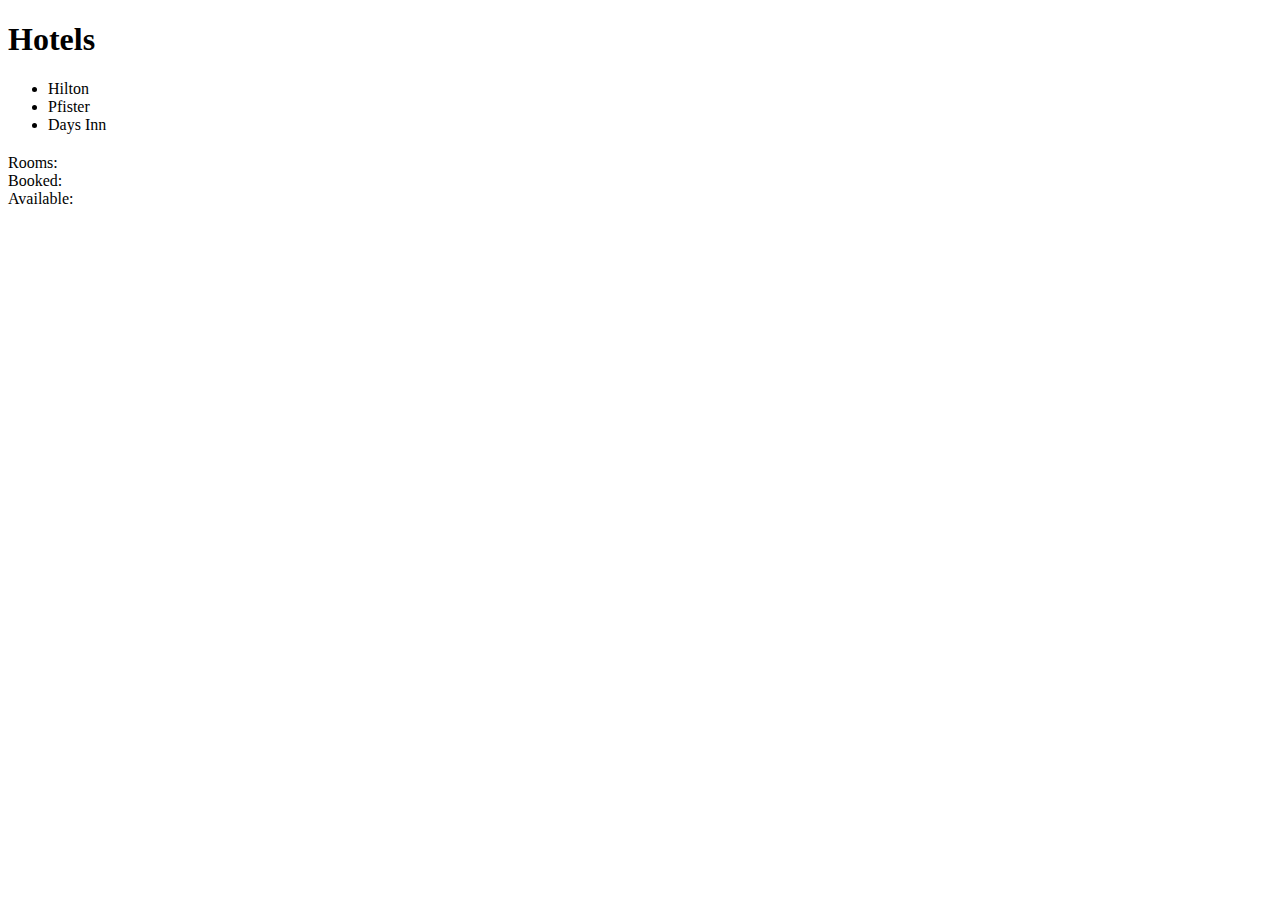
<file: assignment-5-concept-review/index.html>
<!DOCTYPE html>
<html>
  <head>
    <meta charset="utf-8">
    <title>Hotels</title>
  </head>
  <body>
    <main>
      <h1>Hotels</h1>
      <ul id="hotel-list">
        <li>Hilton</li>
        <li>Pfister</li>
        <li>Days Inn</li>
      </ul>
      <div id="hotel-details">
        <h2 id="name"></h2>
        <div>
          <span>Rooms: </span>
          <span id="rooms"></span>
        </div>
        <div>
          <span>Booked: </span>
          <span id="booked"></span>
        </div>
        <div>
          <span>Available: </span>
          <span id="available"></span>
        </div>
      </div>
    </main>
    <script src="js/scripts.js"></script>
  </body>
</html>
</file>
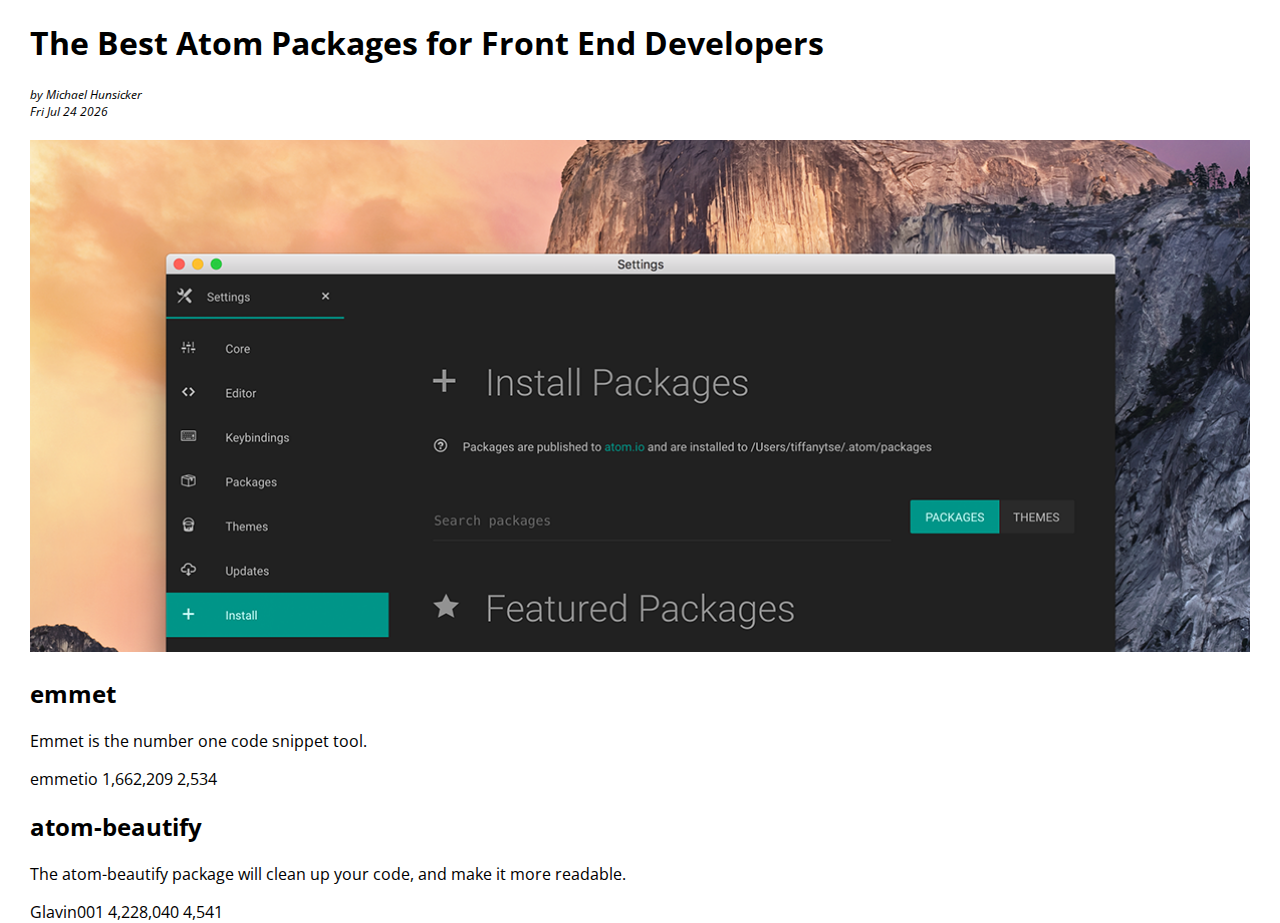
<file: assignment-5/index.html>
<!DOCTYPE html>
<html>
  <head>
    <meta charset="utf-8">
    <title>The Best Atom Packages for Front End Developers</title>
    <link rel="stylesheet" type="text/css" href="https://fonts.googleapis.com/css?family=Open+Sans">
    <link rel="stylesheet" href="css/master.css">
  </head>
  <body>
    <header>
      <h1>The Best Atom Packages for Front End Developers</h1>
      <div id="credits">
        <div id="author">
          by Michael Hunsicker
        </div>
        <div id="date">
          <!-- todo: add via js -->
        </div>
      </div>
      <img id="header-image" src="images/header.png" alt="header image">
    </header>
    <main>
      <div class="package-container">
        <header>
          <h2 id="p1-name"></h2>
        </header>
        <section>
          <p id="p1-description"></p>
        </section>
        <footer>
          <span id="p1-author"></span>
          <span id="p1-downloads"></span>
          <span id="p1-stars"></span>
        </footer>
      </div>
      <div class="package-container">
        <header>
          <h2 id="p2-name"></h2>
        </header>
        <section>
          <p id="p2-description"></p>
        </section>
        <footer>
          <span id="p2-author"></span>
          <span id="p2-downloads"></span>
          <span id="p2-stars"></span>
        </footer>
      </div>
    </main>

    <script src="js/scripts.js" charset="utf-8"></script>
  </body>
</html>
</file>
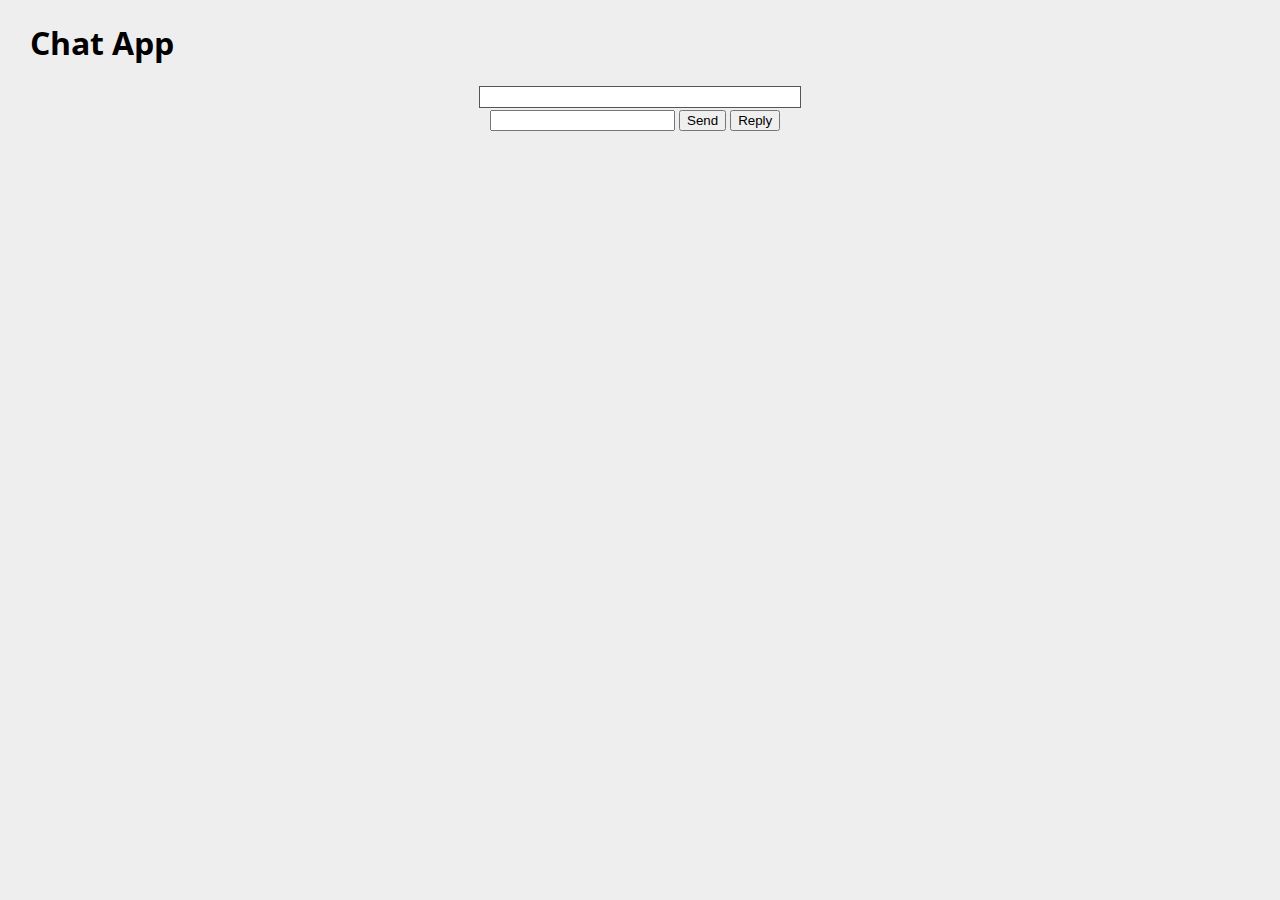
<file: assignment-6/index.html>
<!DOCTYPE html>
<html>
  <head>
    <meta charset="utf-8">
    <title>Chat App</title>
    <link rel="stylesheet" type="text/css" href="https://fonts.googleapis.com/css?family=Open+Sans">
    <link rel="stylesheet" href="css/styles.css">
  </head>
  <body>
    <header>
      <h1>Chat App</h1>
    </header>
    <main id="message-container">

    </main>
    <footer>
      <input type="text" id="message-input">
      <button type="button" id="send-button">Send</button>
      <button type="button" id="reply-button">Reply</button>
    </footer>

    <script src="js/scripts.js" charset="utf-8"></script>
  </body>
</html>
</file>
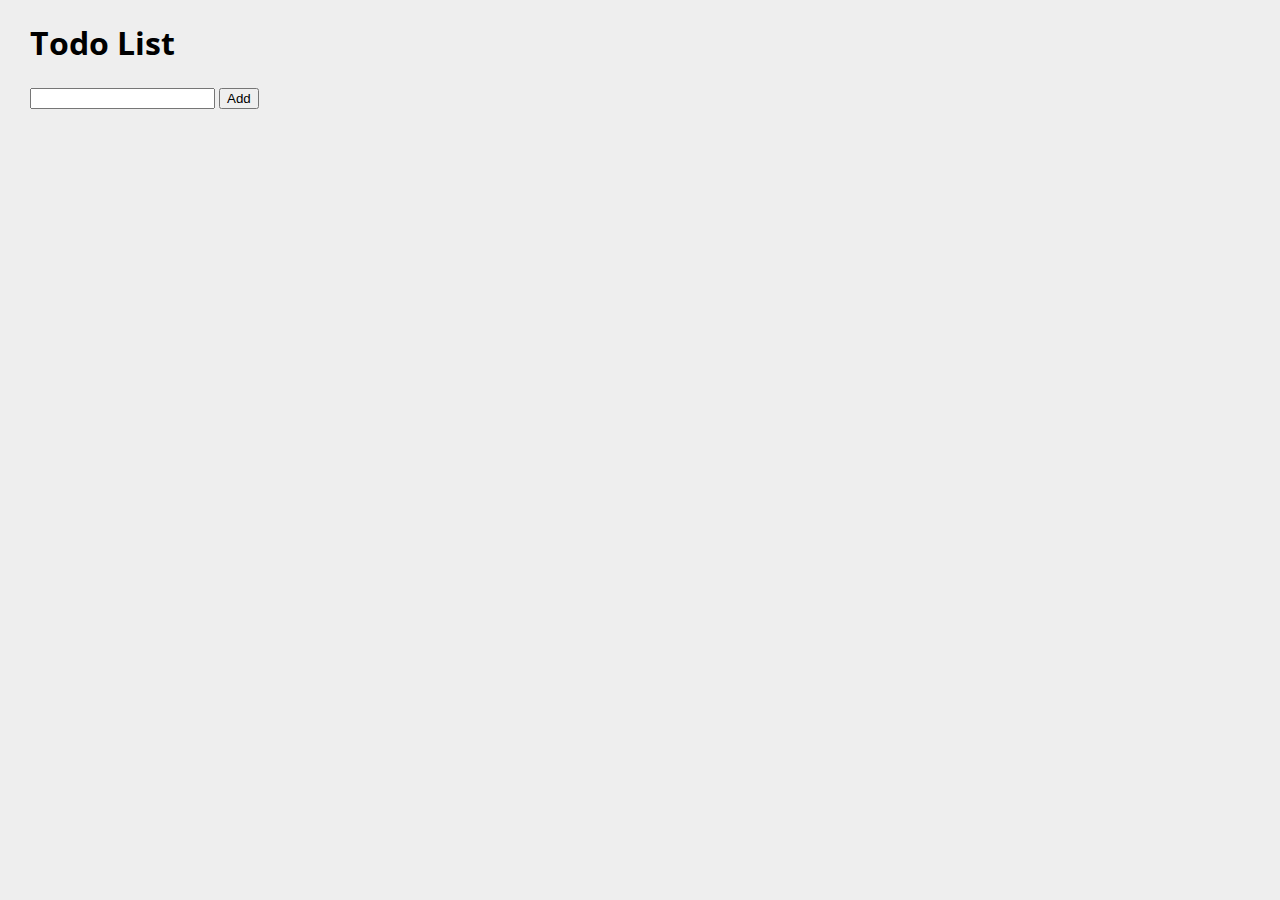
<file: assignment-7/index.html>
<!DOCTYPE html>
<html lang="en" dir="ltr">
  <head>
    <meta charset="utf-8">
    <title></title>
    <link rel="stylesheet" type="text/css" href="https://fonts.googleapis.com/css?family=Open+Sans">
    <link rel="stylesheet" href="css/styles.css">
  </head>
  <body>
    <header>
      <h1>Todo List</h1>
    </header>
    <main>
      <!-- Task tools -->
      <section>
        <input type="text" id="input-task">
        <button type="button" id="add-task">Add</button>
      </section>
      <!-- Active and completed task list -->
      <section id="todo-list-container">
        <ol id="active-list"></ol>
        <ul id="completed-list"></ul>
      </section>
    </main>
  </body>
  <script src="js/scripts.js" charset="utf-8"></script>
</html>
</file>
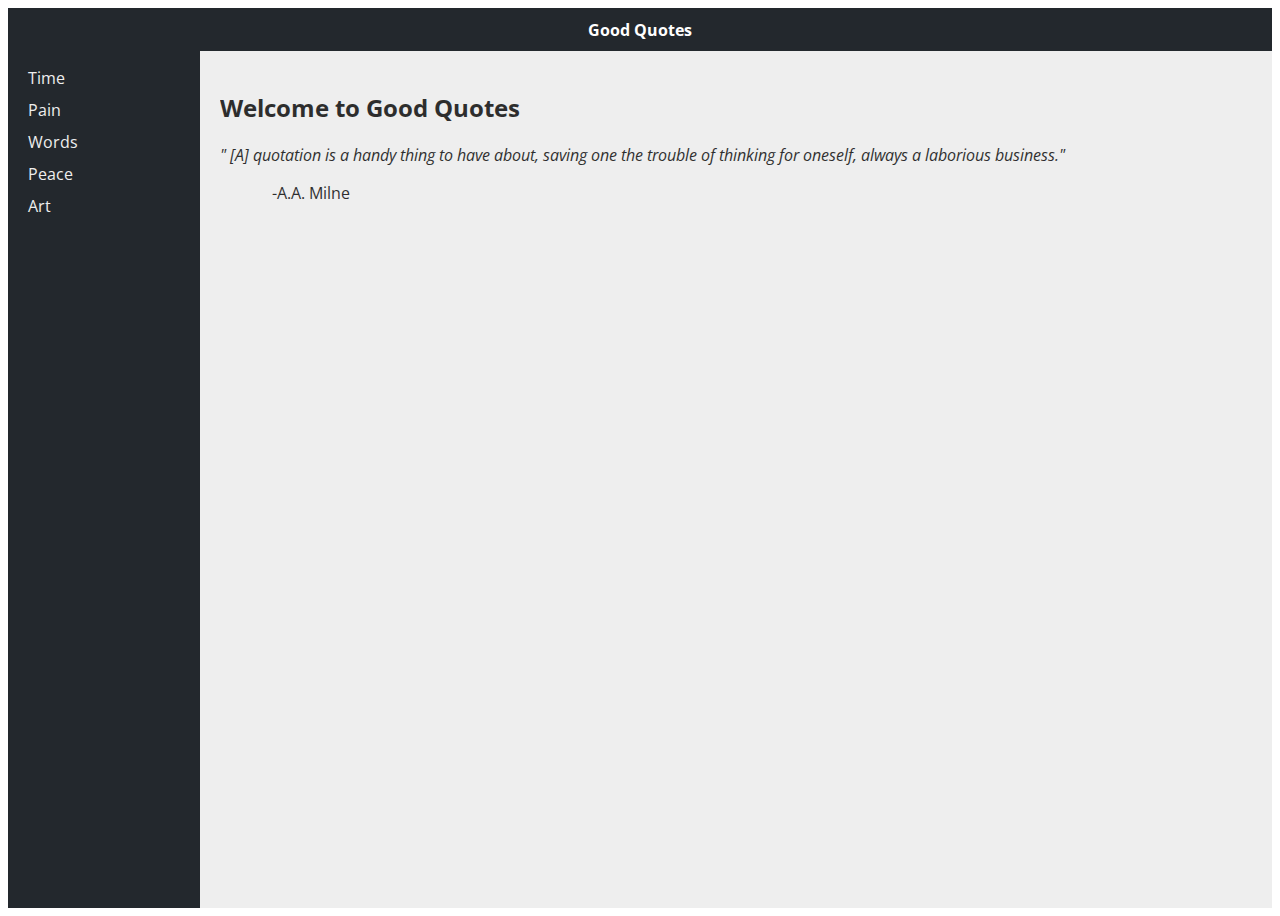
<file: assignment-8/index.html>
<!DOCTYPE html>
<html lang="en" dir="ltr">
  <head>
    <meta charset="utf-8">
    <title>Good Quotes</title>
    <link rel="stylesheet" type="text/css" href="https://fonts.googleapis.com/css?family=Open+Sans">
    <link rel="stylesheet" href="css/styles.css">
  </head>
  <body>
    <header>
      <h1>Good Quotes</h1>
    </header>
    <main>
      <section id="sidebar">
        <ul id="nav-container">

        </ul>
      </section>
      <section id="post-container">
        <section id="intro">
          <h2>Welcome to Good Quotes</h2>
          <blockquote>
            [A] quotation is a handy thing to have about, saving one the trouble of thinking for oneself, always a laborious business.</blockquote>
          </blockquote>
          <span class="author">A.A. Milne</span>
        </section>
      </section>
    </main>

    <script src="https://ajax.googleapis.com/ajax/libs/jquery/3.3.1/jquery.min.js"></script>
    <script src="js/scripts.js" charset="utf-8"></script>
  </body>
</html>
</file>
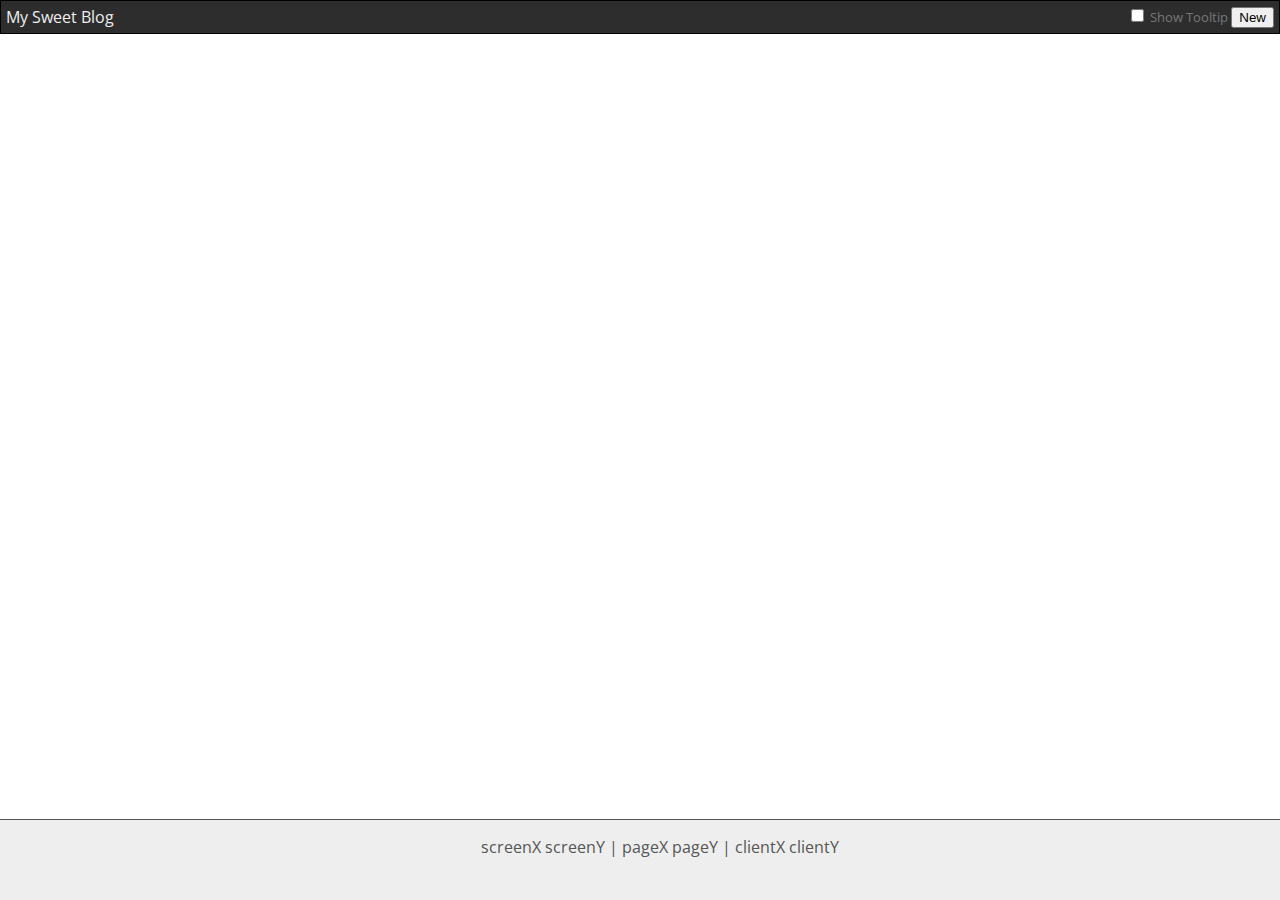
<file: events-fa/index.html>
<!DOCTYPE html>
<html lang="en" dir="ltr">
  <head>
    <meta charset="utf-8">
    <title></title>
    <link rel="stylesheet" type="text/css" href="https://fonts.googleapis.com/css?family=Open+Sans">
    <link rel="stylesheet" href="css/styles.css">
  </head>
  <body>
    <header>
      <span id="header-title">My Sweet Blog</span>
      <span id="header-menu">
        <input type="checkbox" id="show-tooltip" value="">
        <span>Show Tooltip</span>
        <button type="button" id="new-button">New</button>
      </span>
    </header>
    <main>
      <section id="display-content">

      </section>
    </main>
    <footer id="content-footer">
      <ul class="footer">
        <li>
          screenX <span id="screenX"></span>
        </li>
        <li>
          screenY <span id="screenY"></span>
        </li>
        |
        <li>
          pageX <span id="pageX"></span>
        </li>
        <li>
          pageY <span id="pageY"></span>
        </li>
        |
        <li>
          clientX <span id="clientX"></span>
        </li>
        <li>
          clientY <span id="clientY"></span>
        </li>
      </ul>

    </footer>

    <!-- modal -->
    <div class="modal" id="modal-dialog">
      <div id="modal-content">
        <!-- title text -->
        <section>
          <h4>Title</h4>
          <input type="text" id="edit-title-text">
          <span id="edit-title-message"></span>
        </section>
        <!-- content text -->
        <section>
          <h4>Content</h4>
          <textarea id="edit-content-text" rows="8" cols="80"></textarea>
        </section>
        <footer>
          <button type="button" id="cancel-button">Cancel</button>
          <button type="button" id="save-button">Save</button>
        </footer>
      </div>

    </div>

    <!-- modal background -->
    <div id="modal-backdrop"></div>

    <!-- tooltip -->
    <div id="tooltip">
      tooltip
    </div>

    <script src="js/scripts.js" charset="utf-8"></script>
  </body>
</html>
</file>
<file: assignment-5/css/master.css>
body {
  font-family: 'Open Sans', sans-serif;
  margin: auto 30px;
}

#credits {
  font-style: italic;
  font-size: .75em;
  margin-bottom: 20px;
}

#header-image {
  width: 100%;
}
</file>
<file: assignment-6/css/styles.css>
body {
  font-family: 'Open Sans', sans-serif;
  margin: auto 30px;
  background-color: #eeeeee;
}

main, footer {
  margin:auto;
  width: 300px;
  //max-width: 500px;
  min-width: 300px;
}

main {
  background-color: #ffffff;
  border: solid 1px #555555;
  padding: 10px;
}

main div {
  width: 100%;
}

.out-message, .in-message {
  padding: 5px 0;
  margin: 5px;
}

.out-message {
  text-align: right;
}

.out-message span {
  color: #ffffff;
  background-color: blue;
  padding: 5px;
  border-radius: 5px;
}

.in-message span {
  color: #ffffff;
  background-color: gray;
  padding: 5px;
  border-radius: 5px;
}
</file>
<file: assignment-7/css/styles.css>
body {
  font-family: 'Open Sans', sans-serif;
  margin: auto 30px;
  background-color: #eeeeee;
}
</file>
<file: assignment-8/css/styles.css>
body {
  display: flex;
  min-height: 100vh;
  flex-direction: column;
  font-family: "Open Sans", sans-serif;
}

main {
  display: flex;
  flex: 1;
}

header {
  background-color: #23282D;
}

header h1 {
  color: #fff;
  font-size: 1em;
  text-align: center;
}

#sidebar {
  width: 225px;
  flex: 0 0 12em;
  background-color: #23282D;
}

#sidebar ul {
  padding: 0;
  list-style-type: none;
}

#sidebar ul li {
  color: #eee;
  padding: 0 0 10px 20px;
}

#sidebar ul li:hover {
  cursor: pointer;
  background-color: #32373C;
}

#post-container {
  flex: 1;
  background-color: #eee;
  padding: 20px;
}

#intro {
  display: none;
}

blockquote {
  font-style: italic;
  margin: 1em 1em 1em 0;
}

blockquote:before, blockquote:after {
  content: '"';
}

.author {
  width: 100%;
  display: inline-block;
  text-indent: 5%;
}

.author:before {
  content: '-';
}
</file>
<file: events-fa/css/styles.css>
body {
  display: flex;
  flex-direction: column;
  min-height: 100vh;
  font-family: 'Open Sans', sans-serif;
  color: #555;
  margin: 0;
}

header {
  display: flex;
  padding: 5px;
  color: #efefef;
  background-color: #2d2d2d;
  border: solid 1px #000;
}

header #header-menu {
  flex-grow: 1;
  text-align: right;
  color: #777;
  font-size: smaller;
}

main {
  flex: 1;
}

main #display-content {
  padding: 20px;
}

footer#content-footer {
  min-height: 80px;
  background-color: #eee;
  border-top: solid 1px #555;
}

ul.footer {
  text-align: center;
  list-style: none;
}

ul.footer li {
  display: inline-block;
}

ul.footer span {
  font-weight: bold;
  color: brown;
}

/* Modal styles */
#modal-backdrop {
  display: none;
  position: absolute;
  height: 100vh;
  width: 100vw;
  background-color: rgba(0,0,0,0.75);
}

#modal-backdrop.visible {
  display: block;
}

.modal {
  display: none;
  position: absolute;
  padding: 10px;
  border: solid 1px #555;
  background-color: #fff;
  z-index: 99999;
  width: 300px;
  height: 300px;
  top: 50%;
  left: 50%;
  transform: translate(-50%, -50%);
}

.modal.visible {
  display: block;
}

#modal-content {
  width: 300px;
  height: 300px;
}

/* #edit-title {
  width: 300px;
} */

#edit-content-text {
  width: 100%;
  box-sizing: border-box;
}

/* Tooltip styles */
#tooltip {
  display: none;
  position: absolute;
}

#tooltip.visible {
  display: block;
}
</file>
